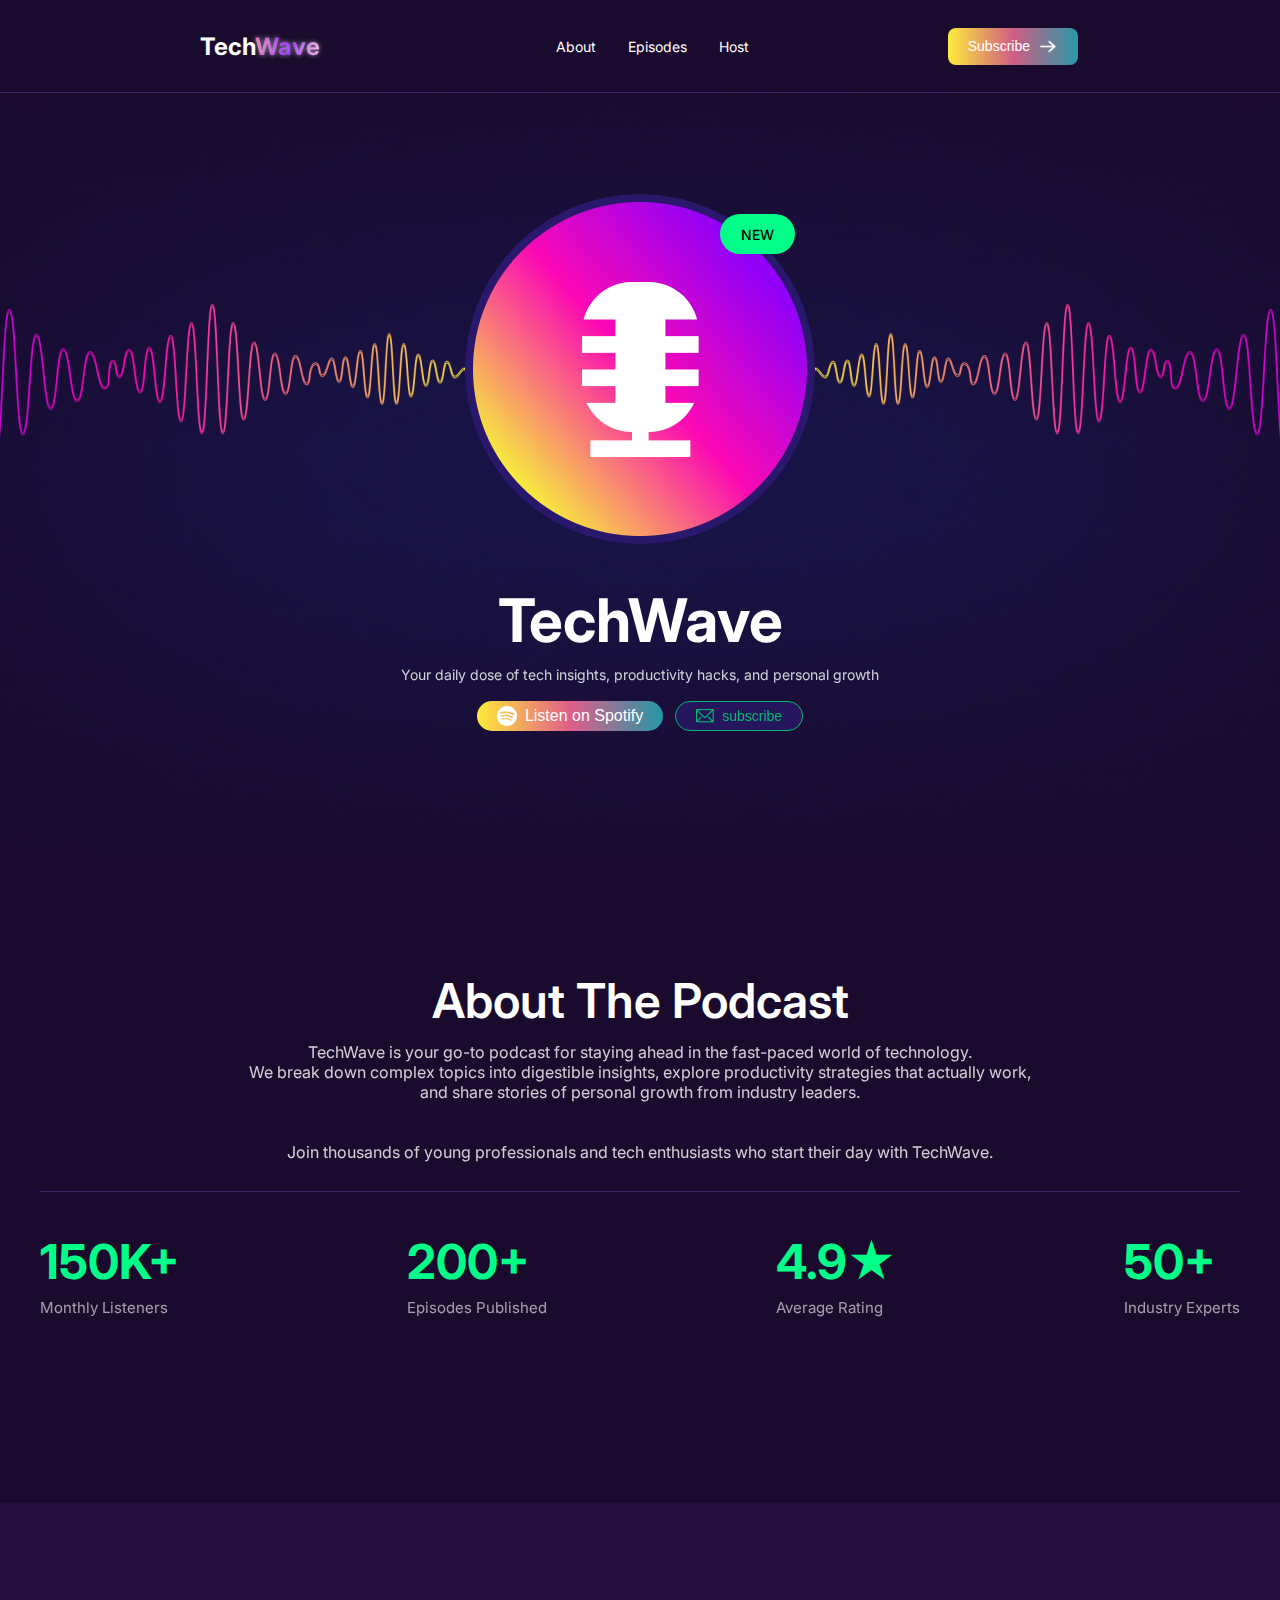
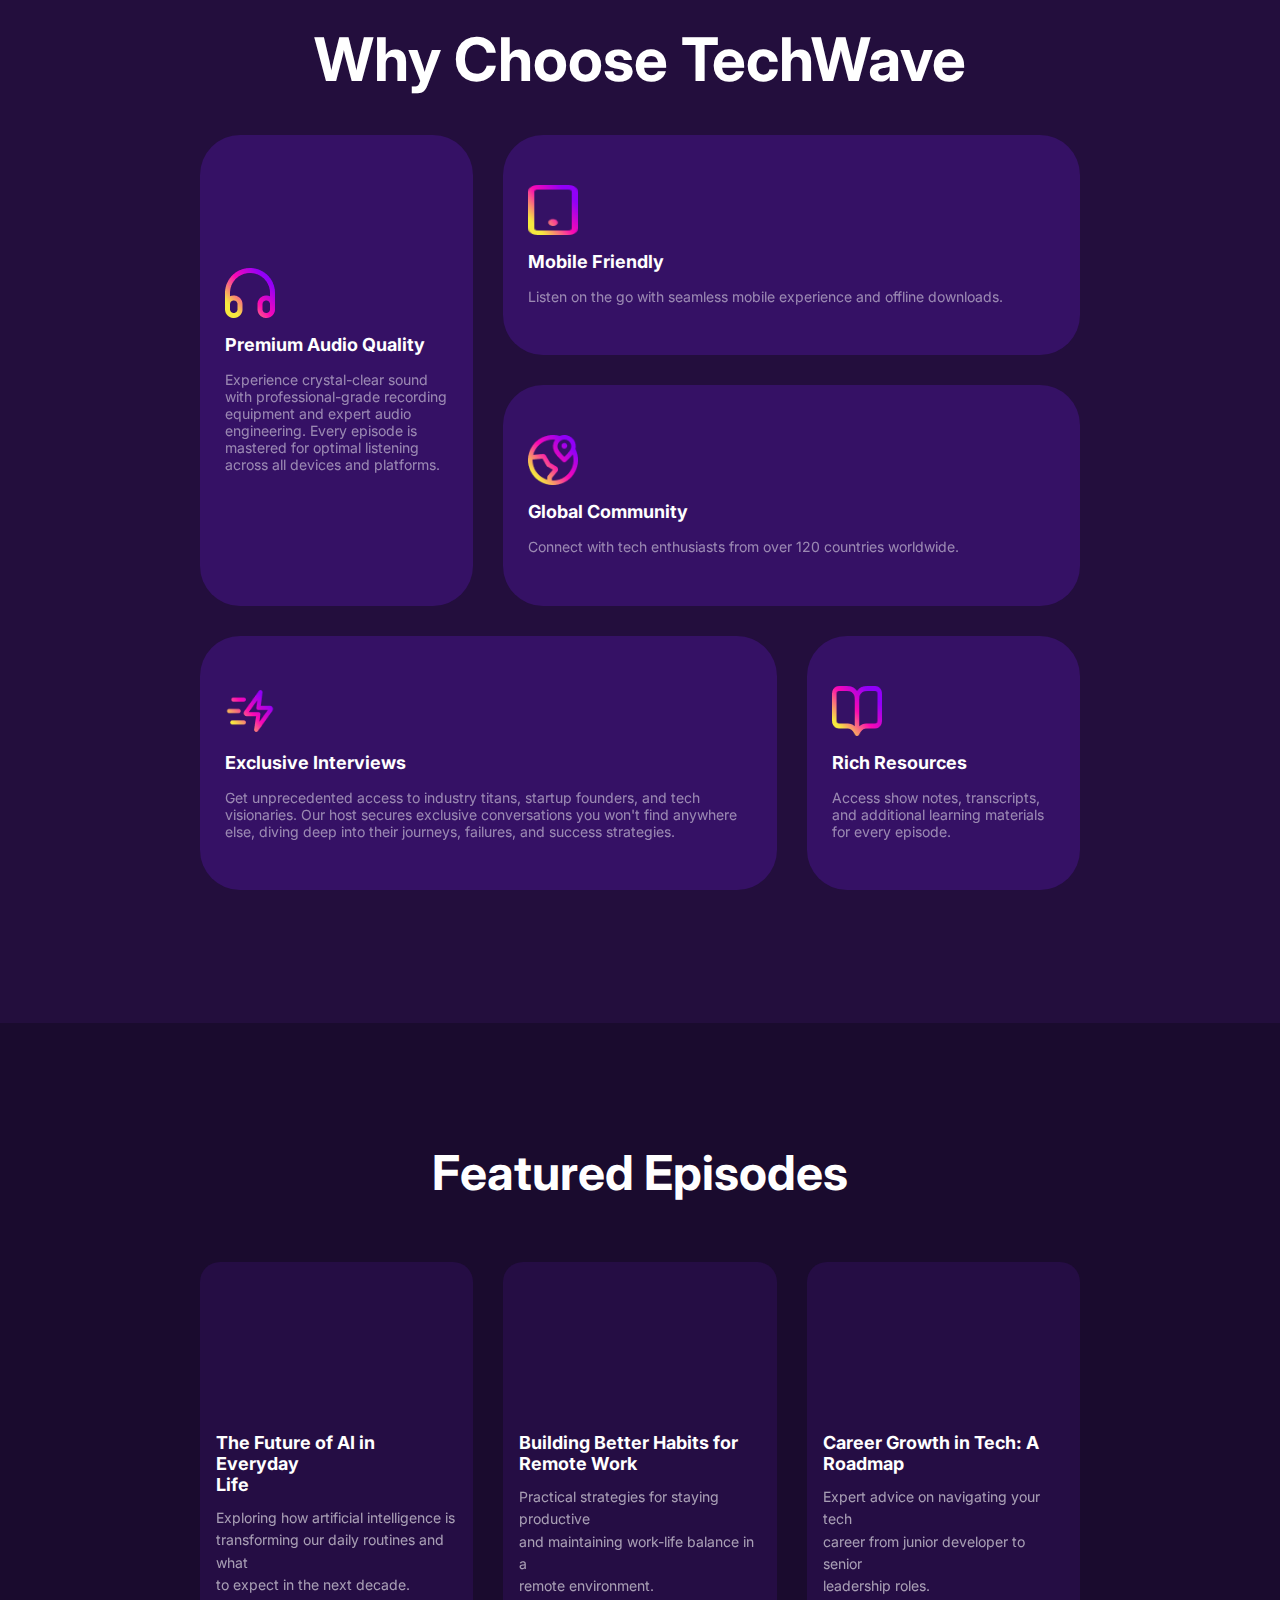
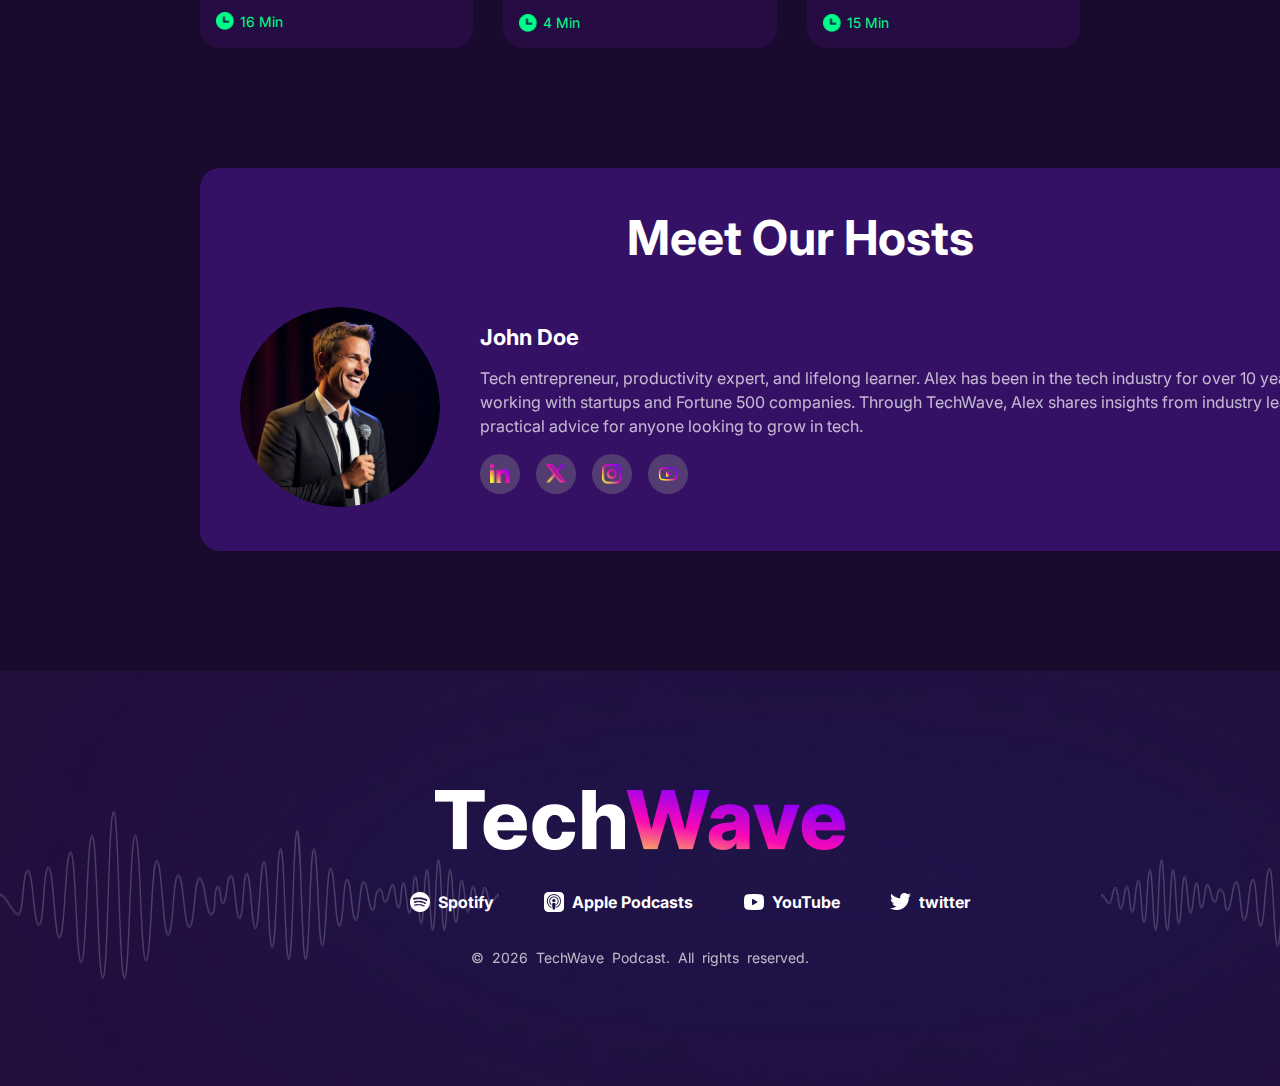
<file: index.html>
<!DOCTYPE html>
<html lang="en">
<head>
    <meta charset="UTF-8">
    <meta name="viewport" content="width=device-width, initial-scale=1.0">
    <title>Document</title>
    <link rel="stylesheet" href="main.css">
    <!-- font -->
    <link rel="preconnect" href="https://fonts.googleapis.com">
  <link rel="preconnect" href="https://fonts.gstatic.com" crossorigin>
  <link href="https://fonts.googleapis.com/css2?family=Inter:ital,opsz,wght@0,14..32,100..900;1,14..32,100..900&family=Open+Sans:ital,wght@0,300..800;1,300..800&display=swap" rel="stylesheet">

</head>
<body >
    <!-- navbar -->
    <section id="navbar">
<nav>
    <div class="nav-logo">
        <h2>Tech<span class="wave">Wave</span></h2>
    </div>
    <img src="assets/hamburger-menu.png" class="hamburger-menu" alt="">
    <ul class="nav-list">
        <li><a href="http://">About</a> </li>
        <li> <a href="http://">Episodes</a></li>
        <li> <a href="http://">Host</a></li>
    </ul>
    <button class="nav-gradient-btn">
    Subscribe
    <img src="assets/ArrowRight.png" alt="">
</button>
</nav>
</section>
<hr class="nav-hr">
   <!-- banner section -->
<section id="banner">
    <div class="hero-bg">
        <div class="banner-content">
<div class="banner-mp">
    <span class="badge-new">NEW</span>

    <img src="assets/microphone.png" alt="">
</div>
<div class="banner-texts">
    <h1>TechWave</h1>
    <p>Your daily dose of tech insights, productivity hacks, and personal growth</p>
    <div class="banner-btn">
        <button class="spotify">
            <img src="assets/spotify.png" alt="">
            Listen on Spotify
        </button>
        <button class="sms">
            <img src="assets/message.png" alt="">
            subscribe
        </button>
    </div>
</div>
        </div>
    </div>
</section>
<!-- about section -->
 <section class="about bg-color">
    <div class="about-container"> 

    <div class="about-container-content">
        <h1>
About The Podcast
        </h1>
        <p>
            TechWave is your go-to podcast for staying ahead in the fast-paced world of technology. <br> 
We break down complex topics into digestible insights, explore productivity strategies that actually work,<br>
and share stories of personal growth from industry leaders. <br> <br> <br>
Join thousands of young professionals and tech enthusiasts who start their day with TechWave.
        </p>
    </div>
    <hr class="about-hr">
    <div class="about-stats">
        <div class="stat-one"> <h3>150K+</h3>
        <p>Monthly Listeners</p></div>
         <div class="stat-two"><h3>200+</h3>
        <p>Episodes Published</p></div>
          <div class="stat-three"><h3>4.9★</h3>
        <p>Average Rating</p></div>
           <div class="stat-four"><h3>50+</h3>
        <p>Industry Experts</p></div>
    </div>
    </div>
 </section>
 <!-- choose section -->

  <section id="choose">

    <div class="choose-container">

        <div class="choose-content">

            <div class="choose-header">

                <h2>Why Choose TechWave</h2>
            </div>
            <div class="choose-grid">

                <div class="box-one">

                    <img src="assets/headphone.png" alt="">

                    <h4>Premium Audio Quality</h4>

                    <p>Experience crystal-clear sound with professional-grade recording equipment and expert audio engineering. Every episode is mastered for optimal listening across all devices and platforms.</p>
                </div>
                <div class="box-two">
                    <img src="assets/device.png" alt="">
                    <h4>Mobile Friendly</h4>
                    <p>Listen on the go with seamless mobile experience and offline downloads.</p>
                </div>

                <div class="box-three">
                    <img src="assets/location.png" alt="">
                    <h4>Global Community</h4>
                    <p>Connect with tech enthusiasts from over 120 countries worldwide.</p>
                </div>

                <div class="box-four">
                    <img src="assets/zap-fast.png" alt="">
                    <h4>Exclusive Interviews</h4>
                    <p>Get unprecedented access to industry titans, startup founders, and tech visionaries. Our host secures exclusive conversations you won't find anywhere else, diving deep into their journeys, failures, and success strategies.</p>
                </div>

                <div class="box-five">
                    <img src="assets/resource.png" alt="">
                    <h4>Rich Resources</h4>
                    <p>Access show notes, transcripts, and additional learning materials for every episode.</p>
                </div>
            </div>
        </div>
    </div>
  </section>

  <!-- featured section -->

 <section id="featured-epi">
  <div class="full-ft-epi">

    <div class="ft-header">
      <h2>Featured Episodes</h2>
    </div>

    <div class="featured-episodes">

      <!-- BOX 1 -->

      <div class="ft-box-one">
        <div class="yt-video-one">
          <iframe
            src="https://www.youtube.com/embed/QOKLW5ITEiI"
            title="YouTube video player"
            allowfullscreen>
          </iframe>
        </div>

        <div class="yt-content-one">
          <h4>The Future of AI in Everyday <br>Life</h4>
          <p>
            Exploring how artificial intelligence is <br>
            transforming our daily routines and what <br>
            to expect in the next decade.
          </p>

          <div class="yt-video-time-one">
            <span class="clock-icon"></span>
            <span class="min">16 Min</span>
          </div>
        </div>
      </div>

      <!-- BOX 2 -->
      <div class="ft-box-two">
        <div class="yt-video-two">
          <iframe
            src="https://www.youtube.com/embed/7vtlMRV1sxY"
            title="YouTube video player"
            allowfullscreen>
          </iframe>
        </div>

        <div class="yt-content-two">
          <h4>Building Better Habits for <br>Remote Work</h4>
          <p>
            Practical strategies for staying productive <br>
            and maintaining work-life balance in a <br>
            remote environment.
          </p>

          <div class="yt-video-time-one">
            <span class="clock-icon"></span>
            <span class="min">4 Min</span>
          </div>
        </div>
      </div>

      <!-- BOX 3 -->
      <div class="ft-box-three">
        <div class="yt-video-three">
          <iframe
            src="https://www.youtube.com/embed/IZ_W8NufP1Y"
            title="YouTube video player"
            allowfullscreen>
          </iframe>
        </div>

        <div class="yt-content-three">
          <h4>Career Growth in Tech: A <br>Roadmap</h4>
          <p>
            Expert advice on navigating your tech <br>
            career from junior developer to senior <br>
            leadership roles.
          </p>

          <div class="yt-video-time-one">
            <span class="clock-icon"></span>
            <span class="min">15 Min</span>
          </div>
        </div>
      </div>

    </div>
    <!-- HOST BOX  -->
      <div class="ft-host-box">
      <h3>Meet Our Hosts</h3>

      <div class="ft-host-content">
     
        <div class="ft-host-image">
          <img src="assets/host.png" alt="Host">
        </div>
   <div class="ft-host-text-logos">
         <h4>John Doe</h4>
        <p>Tech entrepreneur, productivity expert, and lifelong learner. Alex has been in the tech industry for over 10 years, working with startups and Fortune 500 companies. Through TechWave, Alex shares insights from industry leaders and practical advice for anyone looking to grow in tech.</p>

          <div class="ft-host-logos">
           <div>  <img src="assets/linkedin.png" alt="Spotify"></div>
           <div>  <img src="assets/x.png" alt="Apple Podcast"></div>
         <div> <img src="assets/instagram.png" alt="YouTube"></div>
         <div> <img src="assets/youtube.png" alt="Twitter"></div>
        </div>
    </div>
  </div>
    </div>
  </div>
</section>


<!-- footer section -->

<section id="footer">
    <div class="footer-bg">
        <div class="footer-content">
            <div class="footer-logo">
<img src="assets/TechWave.png" alt="">
            </div>
         <div class="footer-small-logos">
<div class="spotify">
    <img src="assets/spotify.png" alt="">
    <h4>Spotify</h4>
</div>
<div class="Apple-Podcasts">
    <img src="assets/apple-podcast.png" alt="">
    <h4>Apple Podcasts</h4>
</div>
<div class="youtube">
    <img src="assets/youtube-podcast.png" alt="">
    <h4>YouTube</h4>
</div>
<div class="  twitter">
    <img src="assets/twitter.png" alt="">
    <h4> twitter</h4>
</div>

         </div>
<div class="footer-copyright">
<p>© 2026 TechWave Podcast. All rights reserved.</p>
</div>
        </div>
    </div>
</section>

</body>
</html>
</file>
<file: main.css>
* {
    margin: 0;
 
    box-sizing: border-box;
}
body {
  font-family: 'Inter', sans-serif;
}
.bg-color{
      background-color: #1A0B2E;
}


 #navbar nav {
    width: 100%;
    max-width: 1600px;
    height: 92px;
    padding: 16px 200px;
      background-color: #1A0B2E;
    display: flex;
    justify-content: space-between;
    align-items: center;
}
.hamburger-menu{
    display: none;
}
.nav-logo h2{ color: #FFFFFF;

}
 .nav-logo h2 .wave{  
  background-image: linear-gradient(to right, #d6609b,#8000ff ,#e89dd6);
  background-clip: text;
  -webkit-background-clip: text;  
  color: transparent;
  text-shadow: 0 0 5px rgba(255, 255, 255, 0.5);
 }
 .nav-list{
    display: flex;
    list-style: none;
    gap: 32px;
    font-size: 14px;
 
 }
  .nav-list a{
    text-decoration: none;
        color: #FFFFFF;
  }

 .nav-gradient-btn{
      background: linear-gradient(to right, #FFEB3B, #cf5e84, #2898a7);
      border: none;
  padding: 10px 20px;
  color: white;
  text-align: center;
  text-decoration: none;
  display: flex;
  gap: 8px;
  font-size: 16px;
  margin: 4px 2px;
  cursor: pointer;
  border-radius: 8px;  
  font-size: 14px;
  font-weight: 400;
 }
 
 .nav-gradient-btn img{
    width: 20px;
    height: 17px;
 }
 .nav-hr {
     max-width: 100%;         
     height: 1px;            
     background-color: #412567;  
     width: 1600px;          
    border: none;           
    margin: 0 auto;         
}
/* banner section */

 .hero-bg{
    max-width: 1600px;
    width: 100%;
    height: 760px; 
     background-image: url("assets/hero-bg.png");
    background-size: cover;
    background-position: center;   
    display: flex;
   flex-direction: column;
   justify-content: center;
   align-items: center;
     
  
}
 /* live animation*/
 @keyframes livePulse {
    0% {
        transform: scale(1);
        filter: brightness(1);
    }
    50% {
        transform: scale(1.05); /* Grows slightly */
        filter: brightness(1.2);   /* Glows slightly */
    }
    100% {
        transform: scale(1);
        filter: brightness(1);
    }
}
/*  */
  
 .banner-content{
    width: 550px;
    height: 558px;
    
    display: flex;
    flex-direction: column;
       align-items: center;
    justify-content: flex-start;
  
 }
 .banner-mp{
    width: 350px;
    height: 350px;
    border-radius: 50%;  
    display: flex;
    justify-content: center;
    align-items: center;
    margin-top: 0;   
    background: url("assets/hero-circle.png") center/cover no-repeat;
    position: relative;
     
 }

 .banner-mp img {
    animation: livePulse 2s ease-in-out infinite;
    display: block;
    margin: 0 auto;
}

 .badge-new {
  position: absolute;
  top: 20px;          
  right: 20px;         
  width: 75px;
  height: 40px;
  background-color: #00ff88;
  color: #000;
  font-size: 14px;
  font-weight: 500;
  display: flex;
  justify-content: center;
  align-items: center;
  padding: 0 16px;     
  border-radius: 20px; 
 
}
 
 .banner-texts{
    text-align: center; 
    width: 100%;

}

.banner-texts h1{
    font-size: 60px;
    font-weight: 800px;
    color: #FFFFFF;
    padding-top: 40px;
}

.banner-texts p{
    font-size: 14px;
    font-weight: 200px;
    color: #FFFFFF ;
     opacity: 0.8;
         margin-top: 10px; 
    
}

.banner-btn{
    margin-top: 18px;
     gap: 12px;
     display: flex;
     align-items: center;
     justify-content: center;
  
}

.banner-btn button {
    gap: 8px;                  
    padding: 6px 20px;
    border: none;
    border-radius: 25px;
    cursor: pointer;
}

.banner-btn .spotify{
      background: linear-gradient(  to right,
        #FFEB3B,
        #e05e89,
        #2398a7
    );

     display: flex;            
    align-items: center;       
    gap: 8px;          
    padding:  5px 20px  5px 20px;
    border: none;
    border-radius: 25px;
     font-size: 16px;
color: #FFFFFF;
font-weight: 600px;
}


.banner-btn .sms{
   font-size: 16px;
    color: #00ff88;
    font-weight: 600px;
      border: 1px solid #00ff88 ;
      background-color: #2A186C;
     display: flex;            
    align-items: center;
    padding:  6px 20px  6px 20px;
     border-radius: 25px;
    font-size: 14px;
    font-weight: 200px;
    opacity: 0.7;

}

 /* aboutt */

 .about{
     max-width: 1600px;
    width: 100%;
    height: 650px;
    display: flex;
    flex-direction: column;
    justify-content: center;
    align-items: center;
 }

.about-container{
    padding: 50px 200px 120px 200px;
}

.about-container-content{
     
    width: 1200px;
    height: 220px;
    margin-top: 1px;
    display: flex;
    flex-direction: column;
    justify-content: flex-start;
    align-items: center;
}

.about-container-content h1{
    font-size: 48px;
    font-weight: 600;
    color: #FFFFFF;
    padding-bottom: 12px;
}

.about-container-content p{
    font-size: 16px;
      font-weight: 400;
    color: #FFFFFF;
    opacity: 0.8;
    line-height: 20px;
    text-align: center;
}

.about-hr {
     max-width: 100%;         
     height: 1px;            
     background-color: #412567;           
    border: none;           
    margin: 0 auto;         
}

.about-stats{
    padding-top: 40px;
    display: flex;
    justify-content: space-between;
    align-items: center;
    gap: 80px;
}

.stat-one h3{
    font-size: 48px;
    font-weight: 900px;
    color: #00ff88;
}

.stat-one p{
    font-size: 15px;
     font-weight: 200px;
      padding-top: 7px;
       color: #FFFFFF;
    opacity: 0.6;    
     
}

.stat-two h3{
    font-size: 48px;
    font-weight: 900px;
    color: #00ff88;
}
.stat-two p{
    font-size: 15px;
     font-weight: 200px;
      padding-top: 7px;
       color: #FFFFFF;
    opacity: 0.6;
}
.stat-three h3{
    font-size: 48px;
    font-weight: 900px;
    color: #00ff88;
}

.stat-three p{
    font-size: 15px;
     font-weight: 200px;
      padding-top: 7px;
       color: #FFFFFF;
    opacity: 0.6;
}
.stat-four h3{
    font-size: 48px;
    font-weight: 900px;
    color: #00ff88;
}
.stat-four p{
    font-size: 15px;
     font-weight: 200px;
      padding-top: 7px;
       color: #FFFFFF;
    opacity: 0.6;
}

/* choosee seection */

.choose-container{
    max-width: 1600px;
    width: 100%;
    height: 1120px;
    background-color: #230E3D;
    padding: 120px 200px 120px 200px;
}

.choose-header{
    display: flex;
    justify-content: center;
    align-items: center;
    color: #FFFFFF;
    font-size: 40px;
    font-weight: 700px;
}

.choose-grid{
    max-width: 1200px;
    width: 100%;
    height: 755px;
    
    margin-top: 40px;
    display: grid;
    grid-template-columns: repeat(3,1fr);
    gap: 30px;
 
}

.choose-grid .box-one{
     padding: 25px;
    background-color: #351165;
    display: flex;
    flex-direction: column;
    grid-column: span 1;
    grid-row: span 2;
    justify-content: center;
    border-radius: 40px;

}

.choose-grid .box-one img{
    width: 50px;
    height: 50px;
}

 .choose-grid .box-one h4{
    font-size: 18px;
    font-weight: 700px;
    color: #FFFFFF;
    padding-top: 16px;
 }

  .choose-grid .box-one p{
     padding-top: 16px;
     font-size: 14px;
    font-weight: 400px;
    color: #FFFFFF;
    opacity: 0.5;
  }

  .choose-grid .box-two{
    padding: 25px;
    background-color: #351165;
    display: flex;
    flex-direction: column;
        grid-column: span 2;
    grid-row: span 1;
     justify-content: center;
    border-radius: 40px;

}

.choose-grid .box-two img{
    width: 50px;
    height: 50px;
}

 .choose-grid .box-two h4{
    font-size: 18px;
    font-weight: 700px;
    color: #FFFFFF;
    padding-top: 16px;
 }

  .choose-grid .box-two p{
     padding-top: 16px;
     font-size: 14px;
    font-weight: 400px;
    color: #FFFFFF;
    opacity: 0.5;
  }

  .choose-grid .box-three{
     padding: 25px;
    background-color: #351165;
    display: flex;
    flex-direction: column;
      grid-column: span 2;
    grid-row: span 1;
     justify-content: center;
    border-radius: 40px;
    
}

.choose-grid .box-three img{
    width: 50px;
    height: 50px;
}

 .choose-grid .box-three h4{
    font-size: 18px;
    font-weight: 700px;
    color: #FFFFFF;
    padding-top: 16px;
 }

  .choose-grid .box-three p{
     padding-top: 16px;
     font-size: 14px;
    font-weight: 400px;
    color: #FFFFFF;
    opacity: 0.5;
  }

  .choose-grid .box-four{
     padding: 25px;
    background-color: #351165;
    display: flex;
    flex-direction: column;
        grid-column: span 2;
    grid-row: span 1;
     justify-content: center;
    border-radius: 40px;

}

.choose-grid .box-four img{
    width: 50px;
    height: 50px;
}

 .choose-grid .box-four h4{
    font-size: 18px;
    font-weight: 700px;
    color: #FFFFFF;
    padding-top: 16px;
 }

  .choose-grid .box-four p{
     padding-top: 16px;
     font-size: 14px;
    font-weight: 400px;
    color: #FFFFFF;
    opacity: 0.5;
  }

  .choose-grid .box-five{
    padding: 25px;
    background-color: #351165;
    display: flex;
    flex-direction: column;
        grid-column: span 1;
    grid-row: span 1;
     justify-content: center;
    border-radius: 40px;

}

.choose-grid .box-five img{
    width: 50px;
    height: 50px;
}

 .choose-grid .box-five h4{
    font-size: 18px;
    font-weight: 700px;
    color: #FFFFFF;
    padding-top: 16px;
 }

  .choose-grid .box-five p{
     padding-top: 16px;
     font-size: 14px;
    font-weight: 400px;
    color: #FFFFFF;
    opacity: 0.5;
  }

  /* featured section */
  
 #featured-epi {
  width: 100%;
  background-color: #1A0B2E;
}

.full-ft-epi {
    
  padding: 120px 200px;
}

.ft-header h2 {
  color: #ffffff;
  font-size: 48px;
  font-weight: 700px;
  text-align: center;
  margin-bottom: 60px;
}

 
.featured-episodes {
  display: flex;
  gap: 30px;             
  max-width: 1200px;
  margin: 0 auto;
}

 
.ft-box-one,
.ft-box-two,
.ft-box-three {
  width: 380px;
  background-color: #250D44;
  border-radius: 20px;
  overflow: hidden;
  display: flex;
  flex-direction: column;
}
.yt-video-one,
.yt-video-two,
.yt-video-three {
  width: 100%;
 aspect-ratio: 16 / 9;
  overflow: hidden;
}
 
.yt-video-one iframe,
.yt-video-two iframe,
.yt-video-three iframe {
  width: 100%;
  height:  100%;
  display: block;
  border: none;
}

 
.yt-content-one,
.yt-content-two,
.yt-content-three {
  padding: 16px;
  flex: 1;
}

.yt-content-one h4,
.yt-content-two h4,
.yt-content-three h4 {
  color: #fff;
  font-size: 18px;
  margin-bottom: 12px;
}

.yt-content-one p,
.yt-content-two p,
.yt-content-three p {
  font-size: 14px;
  color: #fff;
  opacity: 0.6;
  line-height: 1.6;
}

 
.yt-video-time-one {
  display: flex;
  align-items: center;
  gap: 6px;
  margin-top: 16px;
}

.clock-icon {
  width: 18px;
  height: 18px;
  background: url("assets/clock.png") center/contain no-repeat;
}

.min {
  color: #00ff88;
  font-size: 14px;
}

/* host box */

.ft-host-box {
  width: 1200px;
 
  margin: 120px auto 0;  
  background-color: #351165;  
  border-radius: 20px;
  padding: 40px;
  display: flex;
  flex-direction: column;
  align-items: center;
}
/* .ft-host-image img {
  width: 200px;
  height: 200px;
  border-radius: 50%;  
  object-fit: cover;
} */

.ft-host-box h3 {
  color: #ffffff;
  font-size: 48px;
  font-weight: 700px;
  text-align: center;
  margin-bottom: 40px;
}

.ft-host-content {
  display: flex;
  gap: 40px;
  width: 100%;
  align-items: center;
    justify-content: flex-start;
}

.ft-host-image img {
  width: 200px;
  height: 200px;
  border-radius: 50%;  
  object-fit: cover;}

.ft-host-text-logos {
  display: flex;
  flex-direction: column;
  gap: 16px;
}

.ft-host-text-logos h4 {
  color: #fff;
  font-size: 22px;
}

.ft-host-text-logos p {
  color: #fff;
  opacity: 0.7;
  font-size: 16px;
  line-height: 1.5;
}
/* .ft-host-logos {
    width: 185px;
    height: 40px;
  display: flex;
  gap: 16px;
} */

 .ft-host-logos {
  display: flex;
  gap: 16px;  
  margin-top: auto;  
}

/* .ft-host-logos div {
  width: 40px;
  height: 40px;
  border-radius: 50%;
  background-color: #533C72; /*  
  display: flex;
  justify-content: center;
  align-items: center;} */

.ft-host-logos div {
  width: 40px;
  height: 40px;
  border-radius: 50%;
  background-color:#533C72;  
  display: flex;
  justify-content: center;
  align-items: center;
  flex-shrink: 0;
}


.ft-host-logos div img {
  width: 20px;  
  height: 20px;
  object-fit: contain;
}
/* footer section */
/* .footer-bg{
    background: url(assets/footer-bg.png);
    max-width: 1600px;
    width: 100%;
    height: 415px;
       display: flex;                
    justify-content: center;      
    align-items: center;          
} */

 .footer-bg{
    background: url(assets/footer-bg.png);
    max-width: 1600px;
    width: 100%;
    height: 415px;
       display: flex;                
    justify-content: center;      
    align-items: center;          
}


.footer-content{
    display: flex;
    flex-direction: column;
    justify-content: center;
    align-items: center;
    text-align: center;
    gap: 35px;
}
.footer-small-logos {
    display: flex;
    width: 560px;      
    height: 25px;      
    justify-content: space-between; 
    align-items: center;
    
  transform: translateX(50px); 
}

.footer-small-logos .spotify{
    display: flex;
    align-items: center;
    gap: 8px;        
}

.footer-small-logos .spotify h4{
    color: #FFF;
}

.footer-small-logos .Apple-Podcasts{
     display: flex;
    align-items: center;
    gap: 8px;        
}

.footer-small-logos .Apple-Podcasts h4{
    color: #FFF;
}

.footer-small-logos .youtube{
      display: flex;
    align-items: center;
    gap: 8px;        
}

.footer-small-logos .youtube h4{
    color: #FFF;
}

.footer-small-logos .twitter{
      display: flex;
    align-items: center;
    gap: 8px;        
}

 .footer-small-logos .twitter h4{
    color: #fff;
 }

.footer-copyright p {
    color: #fff;
    font-size: 14px;
    opacity: 0.7;
        word-spacing: 4px;
}

/* shared styles */

.nav-gradient-btn, 
.banner-btn .spotify, 
.banner-btn .sms {
    transition: transform 0.5s ease, filter 0.5s ease, box-shadow 0.5s ease;
}

.nav-list a {
    transition: color 0.3s ease;
}

.nav-list a:hover {
    color: #d63ab4;  
    text-decoration: underline;
    text-underline-offset: 5px;
}

.nav-gradient-btn:active, 
.banner-btn button:active, 
.ft-host-logos div:active {
    transform: scale(0.95);  
}

@media screen and (max-width: 576px) {
    /* #navbar nav {
         
    padding: 16px 20px;
    height: auto;
    flex-wrap: wrap;
    gap: 16px;
    justify-content: center;
  }
    .nav-logo {
    width: 100%;
    text-align: center;
  } */
 #navbar nav {
    width: 100%;
    max-width: 440px;  
    height: 60px;      
    padding: 0 20px;   
    margin: 0 auto;
    display: flex;
    flex-direction: row;  
    justify-content: space-between; 
    align-items: center; 
    background-color: #1A0B2E;
  }

   .nav-list {
    display: none;     
  }

 .nav-gradient-btn {
    display: none;     
  }

.hamburger-menu{
    display: block;
    width: 24px;
    height: auto;
    cursor: pointer;
}

.hero-bg {
    height: auto;
    padding: 60px 20px;
  }
  .banner-content {
    width: 100%;
    height: auto;
  }
    .banner-mp {
    width: 260px;
    height: 260px;
  }
.banner-texts h1 {
    font-size: 36px;
  }

  .banner-texts p {
    font-size: 13px;
  }

  .banner-btn {
     display: flex;
  }
  .about {
    height: auto;
    padding: 60px 20px;
  }

  .about-container {
    padding: 0;
  }

  .about-container-content {
    width: 100%;
    height: auto;
  }

  .about-container-content h1 {
    font-size: 32px;
  }

  

  .about-stats {
        display: grid;
        grid-template-columns: repeat(2, 1fr);  
        grid-template-rows: repeat(2, auto);     
        gap: 20px;                              
                            
        margin: 0 auto;
        padding-top: 30px;
        text-align: center;

    }

 .about-stats h3 {
    font-size: 28px;

 }

  
.choose-container {
    height: auto;
    padding: 60px 20px;
  }
.choose-header{
    
    color: #FFFFFF;
    font-size:20px;
    font-weight: 700px;
}
  .choose-grid {
    grid-template-columns: 1fr;
    height: auto;
  }

  .choose-grid > div {
    grid-column: span 1;
    grid-row: span 1 ;
  }
  .full-ft-epi {
    padding: 60px 20px;
  }

  .featured-episodes {
    flex-direction: column;
  }
  .ft-header h2 {
  color: #ffffff;
  font-size: 30px;
  font-weight: 700px;
  text-align: center;
  margin-bottom: 60px;
}


  .ft-box-one,
  .ft-box-two,
  .ft-box-three {
    width: 100%;
  }


 .ft-host-box {
    width: 100%;
    padding: 30px 20px;
  }

.ft-host-box h3 {
  color: #ffffff;
  font-size: 30px;
  font-weight: 700px;
  text-align: center;
   
}

  .ft-host-content {
    flex-direction: column;
    align-items: center;
    text-align: center;
  }

  .ft-host-logos {
    display: flex;
    justify-content: center;
    align-items: center;
  }

  /* footer */
 
    #footer .footer-bg {
        width: 100%;
        max-width: 440px;  
        height: 250px;     
        margin: 0 auto;
        background-image: url("assets/footer-bg.png");
        background-repeat: no-repeat;
        background-size: 100% 100%;
        background-position: center;
        display: flex;
        justify-content: center;
        align-items: center;
        overflow: hidden;  
    }

    .footer-content {
      display: flex;
      flex-direction: column;
      align-items: center;
        width: 100%;
        gap: 5px;  
        padding: 0 8px;
    }
 
    .footer-logo img {
    
        width: 100px; 
        height: auto;
       
    }

    .footer-small-logos {
      display: grid;
      grid-template-columns: repeat(2,auto);
      align-items: center;
        width: 100%; 
        padding-top: 30px;
        height: auto;
        flex-wrap: wrap; 
        justify-content: center;
        gap: 8px;
        transform: translateX(0); 
    }
  .footer-small-logos div {
        display: flex;
        align-items: center;
        gap: 8px;
    }
    .footer-small-logos .spotify,
    .footer-small-logos .Apple-Podcasts,
    .footer-small-logos .YouTube,
    .footer-small-logos .twitter {
        gap: 5px;
    }

    .footer-small-logos h4 {
      margin: 0px;
        font-size: 7px;  
        color: #FFFFFF;
    }

    .footer-small-logos img {
        width: 14px;
        height: 14px;
    }

    .footer-copyright p {
        font-size: 10px;
        word-spacing: 2px;
        opacity: 0.7;
        padding-top: 12px;
    }
}
</file>
